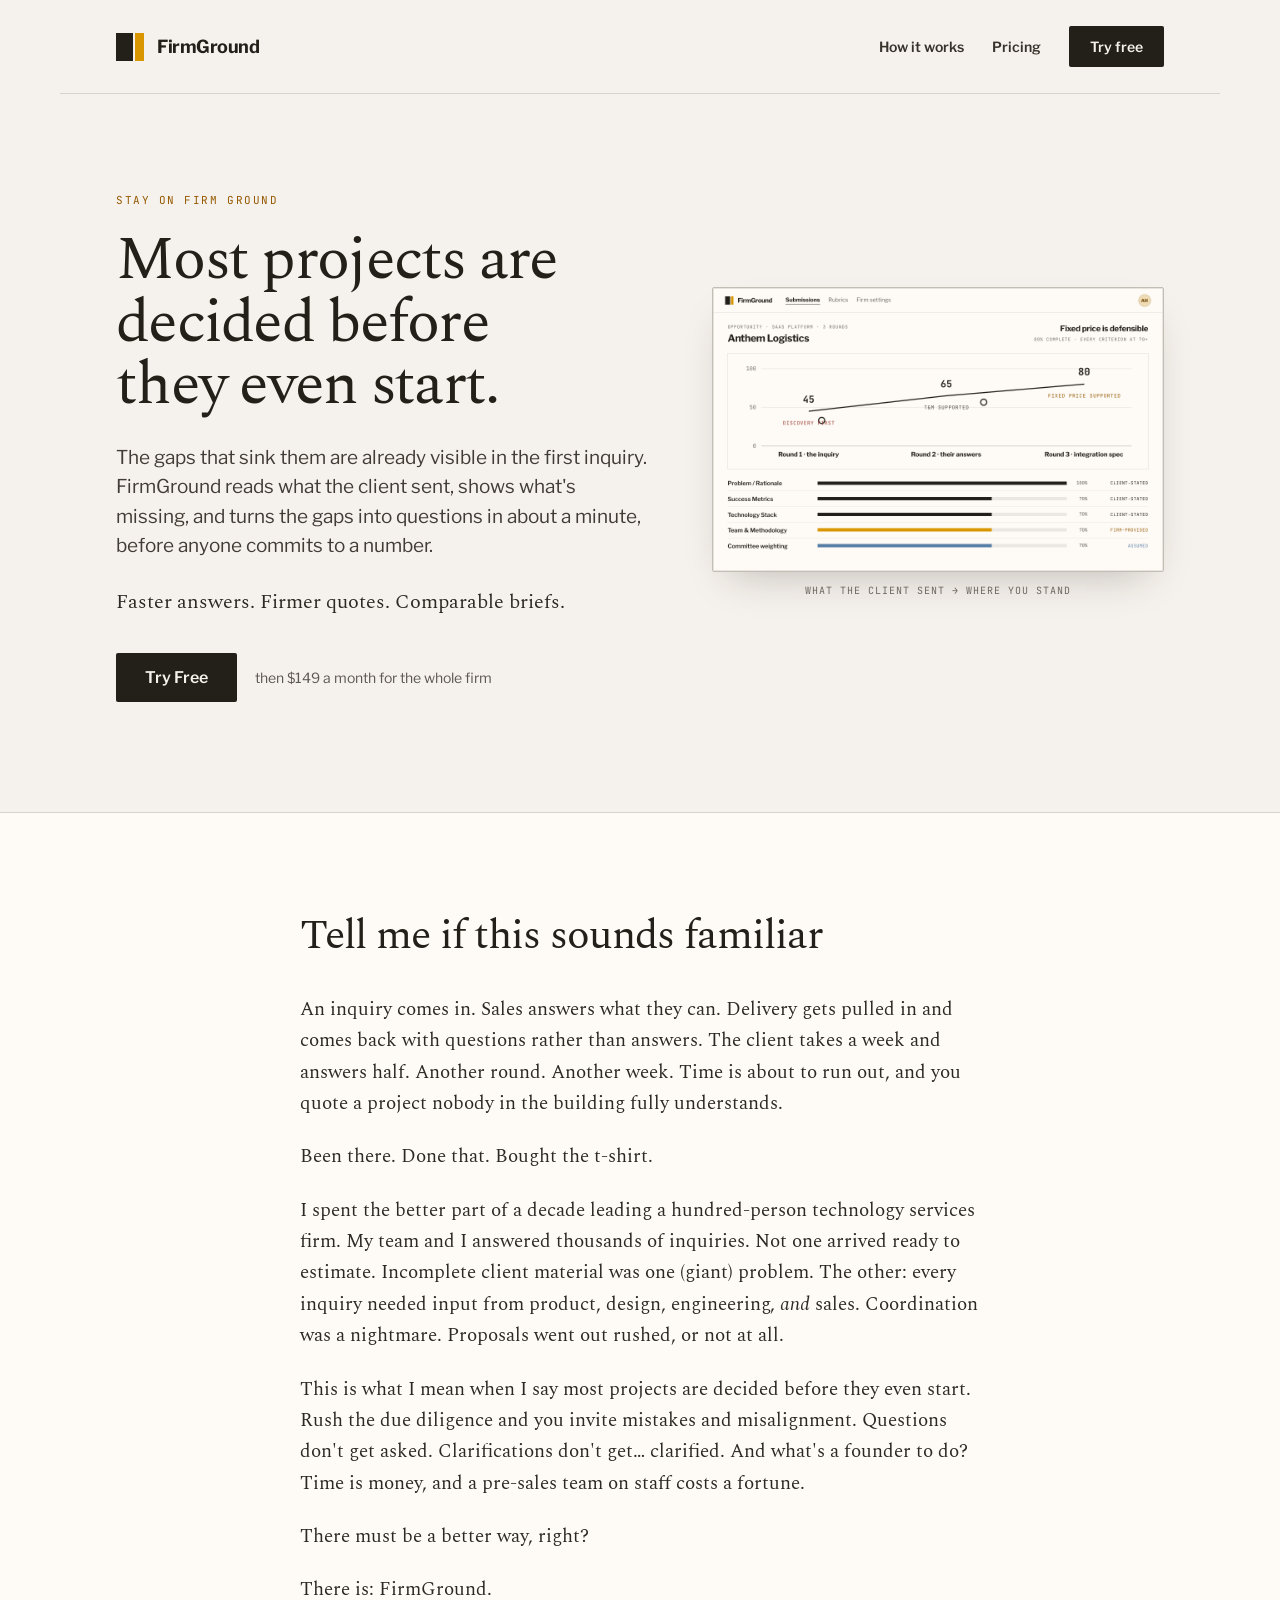
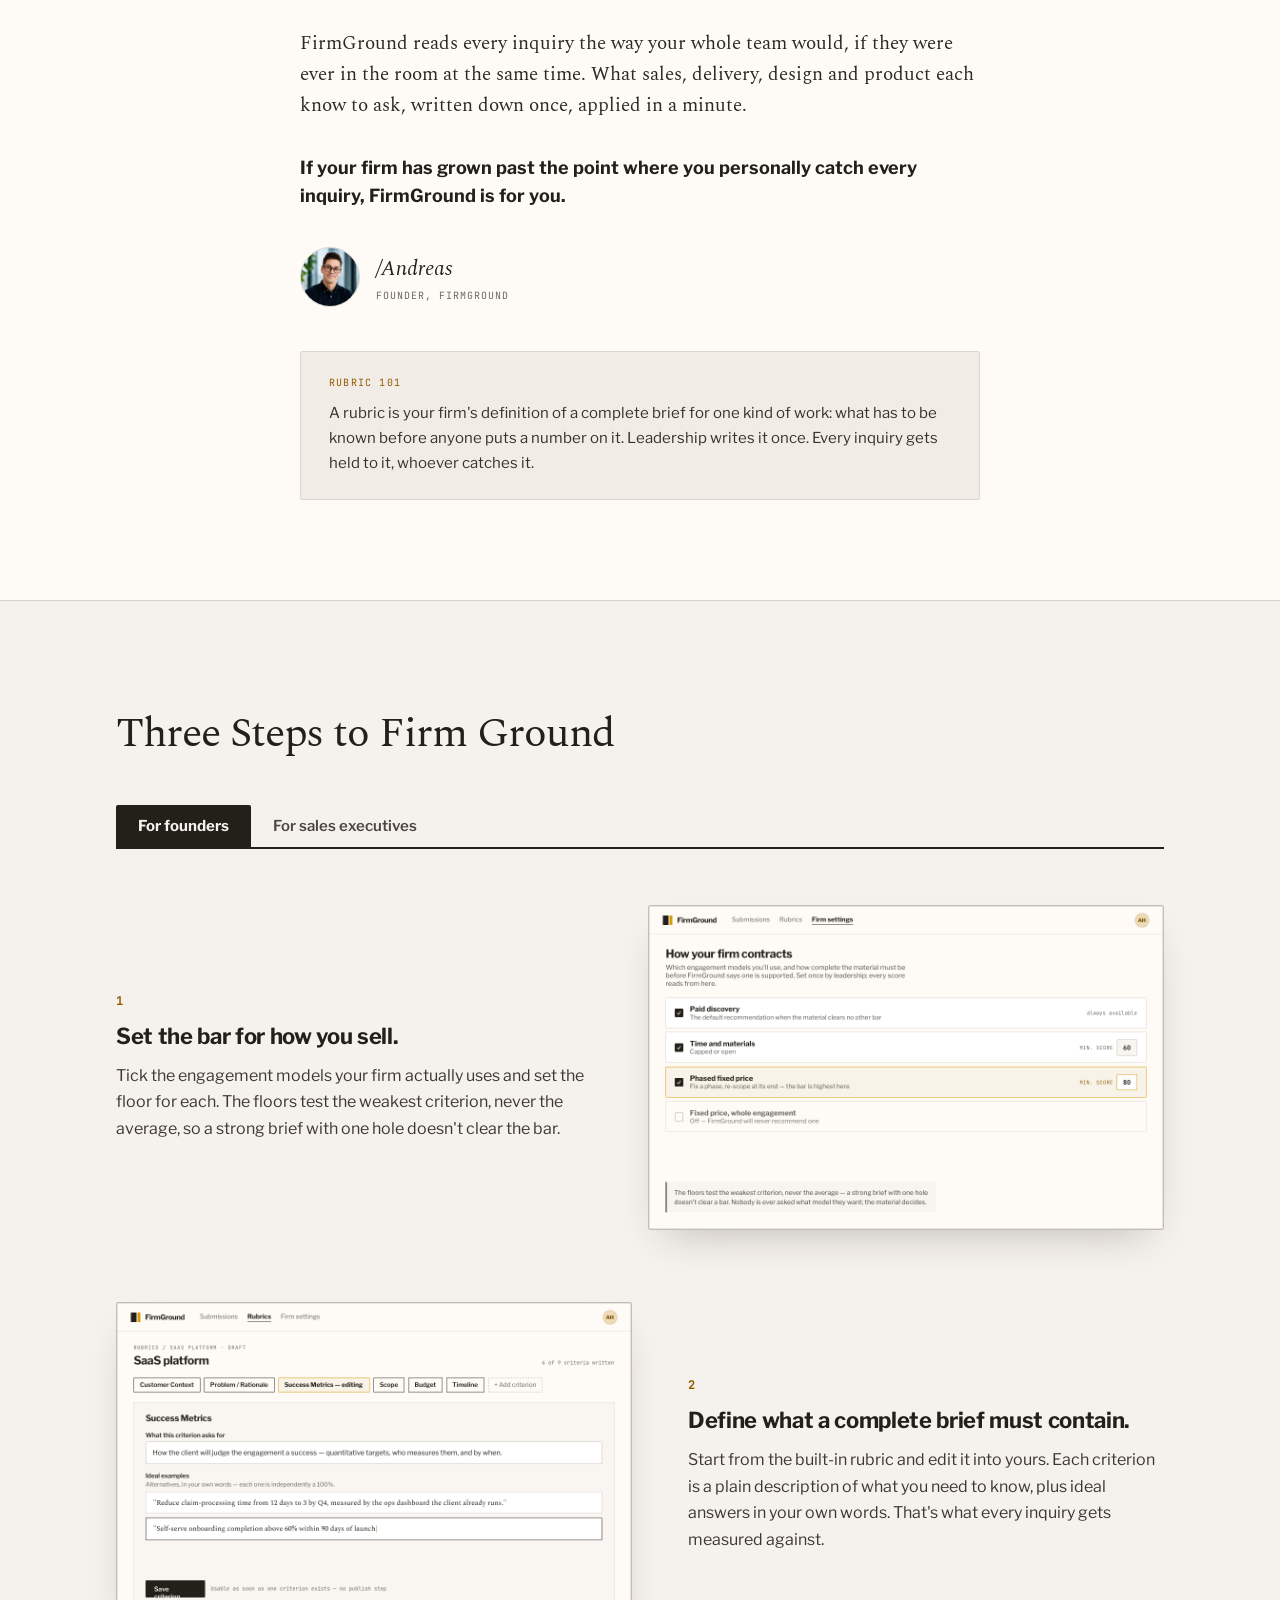
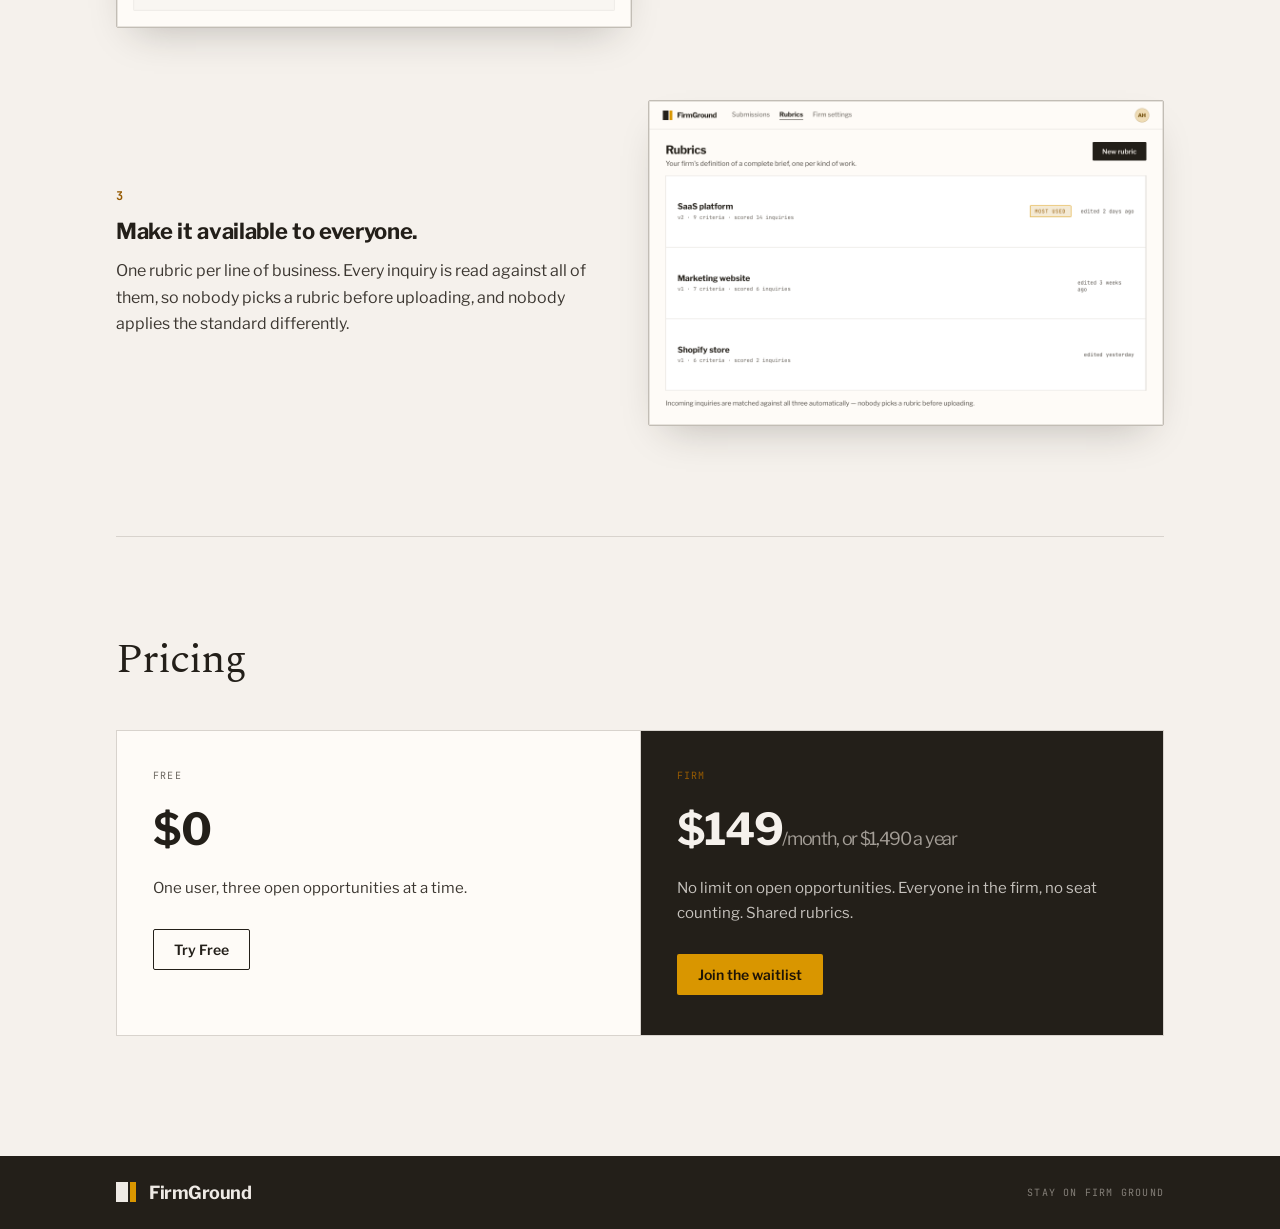
<file: index.html>
<!DOCTYPE html>
<html lang="en">
<head>
  <meta charset="utf-8">
  <meta name="viewport" content="width=device-width, initial-scale=1">

  <title>FirmGround — Stay on firm ground</title>
  <meta name="description" content="FirmGround reads every client inquiry the way your whole team would, shows what's missing, and turns the gaps into questions in about a minute — before anyone commits to a number.">

  <!-- Favicons (built from the brandmark) -->
  <link rel="icon" href="favicon.ico" sizes="any">
  <link rel="icon" href="favicon.svg" type="image/svg+xml">
  <link rel="apple-touch-icon" href="apple-touch-icon.png">

  <!-- Fonts -->
  <link rel="preconnect" href="https://fonts.googleapis.com">
  <link rel="preconnect" href="https://fonts.gstatic.com" crossorigin>
  <link href="https://fonts.googleapis.com/css2?family=Libre+Franklin:ital,wght@0,300..800;1,400..700&family=Spectral:ital,wght@0,300;0,400;0,600;1,400&family=JetBrains+Mono:wght@400;500;700&display=swap" rel="stylesheet">

  <link rel="stylesheet" href="css/styles.css">
</head>
<body>

  <!-- ===================================================================
       MASTHEAD
  ==================================================================== -->
  <header class="masthead">
    <div class="container masthead__inner">
      <a class="brand" href="#top">
        <span class="brand__mark" aria-hidden="true">
          <span class="brand__mark-dark"></span>
          <span class="brand__mark-accent"></span>
        </span>
        <span class="brand__name">FirmGround</span>
      </a>
      <nav class="masthead__nav">
        <a class="nav-link" href="#steps">How it works</a>
        <a class="nav-link" href="#pricing">Pricing</a>
        <a class="btn btn--dark btn--sm" href="#pricing">Try free</a>
      </nav>
    </div>
  </header>

  <main id="top">

    <!-- ===================================================================
         HERO
    ==================================================================== -->
    <section class="hero container">
      <div class="hero__grid">
        <div class="hero__copy">
          <p class="eyebrow eyebrow--accent">Stay on firm ground</p>
          <h1 class="hero__headline">Most projects are decided before they even start.</h1>
          <p class="hero__lede">The gaps that sink them are already visible in the first inquiry. FirmGround reads what the client sent, shows what's missing, and turns the gaps into questions in about a minute, before anyone commits to a number.</p>
          <p class="hero__tagline">Faster answers. Firmer quotes. Comparable briefs.</p>
          <div class="hero__cta">
            <a class="btn btn--dark" href="#pricing">Try Free</a>
            <span class="hero__cta-note">then $149 a month for the whole firm</span>
          </div>
        </div>

        <figure class="hero__figure">
          <div class="screenshot">
            <img src="assets/shot-scorecard.png" alt="FirmGround scorecard — score, verdict, and criteria">
          </div>
          <figcaption class="caption">What the client sent &rarr; where you stand</figcaption>
        </figure>
      </div>
    </section>

    <!-- ===================================================================
         FOUNDER STORY
    ==================================================================== -->
    <section class="story">
      <div class="container story__inner">
        <h2 class="story__title">Tell me if this sounds familiar</h2>

        <div class="story__body">
          <p>An inquiry comes in. Sales answers what they can. Delivery gets pulled in and comes back with questions rather than answers. The client takes a week and answers half. Another round. Another week. Time is about to run out, and you quote a project nobody in the building fully understands.</p>
          <p>Been there. Done that. Bought the t-shirt.</p>
          <p>I spent the better part of a decade leading a hundred-person technology services firm. My team and I answered thousands of inquiries. Not one arrived ready to estimate. Incomplete client material was one (giant) problem. The other: every inquiry needed input from product, design, engineering, <em>and</em> sales. Coordination was a nightmare. Proposals went out rushed, or not at all.</p>
          <p>This is what I mean when I say most projects are decided before they even start. Rush the due diligence and you invite mistakes and misalignment. Questions don't get asked. Clarifications don't get&hellip; clarified. And what's a founder to do? Time is money, and a pre-sales team on staff costs a fortune.</p>
          <p>There must be a better way, right?</p>
          <p>There is: FirmGround.</p>
          <p>FirmGround reads every inquiry the way your whole team would, if they were ever in the room at the same time. What sales, delivery, design and product each know to ask, written down once, applied in a minute.</p>
        </div>

        <p class="story__kicker">If your firm has grown past the point where you personally catch every inquiry, FirmGround is for you.</p>

        <div class="signature">
          <img class="signature__avatar" src="assets/andreas.png" alt="Andreas, founder of FirmGround">
          <div>
            <div class="signature__name">/Andreas</div>
            <div class="signature__role">Founder, FirmGround</div>
          </div>
        </div>

        <aside class="note-card">
          <div class="eyebrow eyebrow--accent">Rubric 101</div>
          <p>A rubric is your firm's definition of a complete brief for one kind of work: what has to be known before anyone puts a number on it. Leadership writes it once. Every inquiry gets held to it, whoever catches it.</p>
        </aside>
      </div>
    </section>

    <!-- ===================================================================
         THREE STEPS  (tabbed: For founders / For sales executives)
    ==================================================================== -->
    <section id="steps" class="steps container">
      <h2 class="section-title">Three Steps to Firm Ground</h2>

      <div class="tabs" role="tablist" aria-label="Choose your role">
        <button class="tab is-active" role="tab" aria-selected="true" aria-controls="panel-founders" data-tab="founders">For founders</button>
        <button class="tab" role="tab" aria-selected="false" aria-controls="panel-sales" data-tab="sales">For sales executives</button>
      </div>

      <!-- Panel: For founders -->
      <div class="steps__panel" id="panel-founders" role="tabpanel" data-panel="founders">
        <div class="step">
          <div class="step__copy">
            <div class="step__num">1</div>
            <h3 class="step__title">Set the bar for how you sell.</h3>
            <p class="step__text">Tick the engagement models your firm actually uses and set the floor for each. The floors test the weakest criterion, never the average, so a strong brief with one hole doesn't clear the bar.</p>
          </div>
          <div class="step__figure screenshot">
            <img src="assets/shot-settings.png" alt="Firm settings — score bands for discovery / T&amp;M / fixed price">
          </div>
        </div>

        <div class="step step--reverse">
          <div class="step__copy">
            <div class="step__num">2</div>
            <h3 class="step__title">Define what a complete brief must contain.</h3>
            <p class="step__text">Start from the built-in rubric and edit it into yours. Each criterion is a plain description of what you need to know, plus ideal answers in your own words. That's what every inquiry gets measured against.</p>
          </div>
          <div class="step__figure screenshot">
            <img src="assets/shot-builder.png" alt="Criterion editor — description and ideal answer">
          </div>
        </div>

        <div class="step">
          <div class="step__copy">
            <div class="step__num">3</div>
            <h3 class="step__title">Make it available to everyone.</h3>
            <p class="step__text">One rubric per line of business. Every inquiry is read against all of them, so nobody picks a rubric before uploading, and nobody applies the standard differently.</p>
          </div>
          <div class="step__figure screenshot">
            <img src="assets/shot-rubrics.png" alt="Rubric list — the firm's standard, visible to the team">
          </div>
        </div>
      </div>

      <!-- Panel: For sales executives -->
      <div class="steps__panel is-hidden" id="panel-sales" role="tabpanel" data-panel="sales">
        <div class="step">
          <div class="step__copy">
            <div class="step__num">1</div>
            <h3 class="step__title">Upload whatever the client sent.</h3>
            <p class="step__text">A 38-page RFP, a budget spreadsheet, a photo of a whiteboard. It's read as one inquiry, not file by file, and FirmGround works out which kind of work it is. You don't classify anything first.</p>
          </div>
          <div class="step__figure screenshot">
            <img src="assets/shot-upload.png" alt="Upload — mixed files dropped into one inquiry">
          </div>
        </div>

        <div class="step step--reverse">
          <div class="step__copy">
            <div class="step__num">2</div>
            <h3 class="step__title">Get the score and the verdict.</h3>
            <p class="step__text">What's missing, criterion by criterion, where each answer came from, and what the material supports selling right now. One opportunity, as many question rounds as it takes; the score climbs as answers arrive.</p>
          </div>
          <div class="step__figure screenshot">
            <img src="assets/shot-scorecard.png" alt="Score result — verdict, gaps, next step">
          </div>
        </div>

        <div class="step">
          <div class="step__copy">
            <div class="step__num">3</div>
            <h3 class="step__title">Close the gaps, question by question.</h3>
            <p class="step__text">Each question is tied to a gap, compiled into an email you can edit. Copy it for the client, answer it yourself, or let FirmGround assume. Assumptions are marked, and never priced as fact.</p>
          </div>
          <div class="step__figure screenshot">
            <img src="assets/shot-questions.png" alt="Follow-up questions and drafted email">
          </div>
        </div>
      </div>
    </section>

    <!-- ===================================================================
         PRICING
    ==================================================================== -->
    <div class="container">
      <hr class="rule">
    </div>

    <section id="pricing" class="pricing container">
      <h2 class="section-title">Pricing</h2>

      <div class="plans">
        <div class="plan">
          <div class="eyebrow">Free</div>
          <div class="plan__price">$0</div>
          <p class="plan__desc">One user, three open opportunities at a time.</p>
          <button class="btn btn--outline btn--sm" type="button" data-open-waitlist>Try Free</button>
        </div>

        <div class="plan plan--featured">
          <div class="eyebrow eyebrow--accent">Firm</div>
          <div class="plan__price">$149<span class="plan__price-note">/month, or $1,490 a year</span></div>
          <p class="plan__desc">No limit on open opportunities. Everyone in the firm, no seat counting. Shared rubrics.</p>
          <button class="btn btn--accent btn--sm" type="button" data-open-waitlist>Join the waitlist</button>
        </div>
      </div>
    </section>

  </main>

  <!-- ===================================================================
       FOOTER
  ==================================================================== -->
  <footer class="footer">
    <div class="container footer__inner">
      <div class="brand brand--footer">
        <span class="brand__mark" aria-hidden="true">
          <span class="brand__mark-light"></span>
          <span class="brand__mark-accent"></span>
        </span>
        <span class="brand__name">FirmGround</span>
      </div>
      <div class="eyebrow">Stay on firm ground</div>
    </div>
  </footer>

  <!-- ===================================================================
       WAITLIST MODAL
       Our own styled dialog wrapping a MailerLite classic embed form.
       MailerLite's webforms.min.js (loaded below) handles submission,
       validation, and the success state by toggling .row-form /
       .row-success inside #mlb2-44300183. Keep the container id, the
       fields[email] input, and the hidden ml-submit / anticsrf inputs —
       those are the hooks their script relies on.
  ==================================================================== -->
  <div class="modal" id="waitlist-modal" hidden>
    <div class="modal__backdrop" data-close></div>
    <div class="modal__dialog" role="dialog" aria-modal="true" aria-labelledby="waitlist-title">
      <button class="modal__close" type="button" aria-label="Close" data-close>&times;</button>

      <div id="mlb2-44300183" class="ml-form-embedContainer ml-subscribe-form ml-subscribe-form-44300183">
        <div class="ml-form-align-center">
          <div class="ml-form-embedWrapper embedForm">

            <div class="ml-form-embedBody row-form">
              <div class="ml-form-embedContent">
                <h4 id="waitlist-title">Join the waitlist</h4>
                <p>FirmGround isn't live yet — leave your email and we'll let you know the moment it is.</p>
              </div>

              <form class="ml-block-form" action="https://assets.mailerlite.com/jsonp/539507/forms/194408964314629876/subscribe" data-code="" method="post" target="_blank">
                <div class="ml-form-formContent">
                  <div class="ml-form-fieldRow ml-last-item">
                    <div class="ml-field-group ml-field-email ml-validate-email ml-validate-required">
                      <input aria-label="email" type="email" class="form-control" name="fields[email]" placeholder="Email address…" autocomplete="email">
                    </div>
                  </div>
                </div>

                <input type="hidden" name="ml-submit" value="1">

                <div class="ml-form-embedSubmit">
                  <button type="submit" class="primary">Join Waitlist</button>
                  <button disabled="disabled" style="display:none;" type="button" class="loading">
                    <div class="ml-form-embedSubmitLoad"></div>
                    <span class="sr-only">Loading...</span>
                  </button>
                </div>

                <input type="hidden" name="anticsrf" value="true">
              </form>
            </div>

            <div class="ml-form-successBody row-success" style="display:none;">
              <div class="ml-form-successContent">
                <h4>You're on the list</h4>
                <p>We'll email you the moment FirmGround is live.</p>
              </div>
            </div>

          </div>
        </div>
      </div>
    </div>
  </div>

  <script src="js/main.js"></script>

  <!-- MailerLite webform runtime + success handler -->
  <script>
    function ml_webform_success_44300183() {
      var $ = ml_jQuery || jQuery;
      $('.ml-subscribe-form-44300183 .row-success').show();
      $('.ml-subscribe-form-44300183 .row-form').hide();
    }
  </script>
  <script src="https://groot.mailerlite.com/js/w/webforms.min.js?v83147fa8ce2d95cb73ece7f28b469519" type="text/javascript"></script>
</body>
</html>
</file>
<file: css/styles.css>
/* ====================================================================
   FirmGround — Landing page styles

   The palette is defined once as custom properties (variables) below,
   then referenced everywhere. Change a value here and it updates across
   the whole page. Colors use the OKLCH color space:
   oklch(Lightness Chroma Hue) — lower L = darker, higher C = more vivid.
==================================================================== */

:root {
  /* Brand accent (the ochre/gold). Swap these two to re-tint the site. */
  --accent:       oklch(0.72 0.155 78);
  --accent-deep:  oklch(0.52 0.125 70);

  /* Surfaces */
  --bg:           oklch(0.96 0.008 75);   /* page background          */
  --surface-soft: oklch(0.99 0.006 75);   /* raised panels (story/free) */
  --surface-card: oklch(0.945 0.010 75);  /* note card background      */

  /* Ink — dark to light text tones */
  --ink:          oklch(0.24 0.012 75);   /* headings, strongest text  */
  --ink-800:      oklch(0.28 0.012 75);
  --ink-700:      oklch(0.32 0.012 75);
  --ink-600:      oklch(0.34 0.012 75);   /* body copy                 */
  --ink-500:      oklch(0.36 0.012 75);
  --ink-400:      oklch(0.40 0.012 75);
  --ink-300:      oklch(0.46 0.012 75);
  --ink-200:      oklch(0.52 0.012 75);   /* muted labels / captions   */

  /* On-dark text (used on the footer and featured pricing card) */
  --on-dark:      oklch(0.96 0.008 75);
  --on-dark-soft: oklch(0.82 0.008 75);
  --on-dark-mute: oklch(0.70 0.012 75);
  --on-dark-faint:oklch(0.60 0.012 75);

  /* Lines */
  --border:       oklch(0.87 0.010 75);
  --border-strong:oklch(0.80 0.012 75);

  /* Layout */
  --page-max:     1160px;
  --page-pad:     56px;
  --radius:       2px;

  /* Type */
  --font-sans:  'Libre Franklin', system-ui, sans-serif;
  --font-serif: 'Spectral', Georgia, serif;
  --font-mono:  'JetBrains Mono', monospace;
}

/* ---- Base -------------------------------------------------------- */

* { box-sizing: border-box; }

html, body {
  margin: 0;
  padding: 0;
  background: var(--bg);
  scroll-behavior: smooth;
}

body {
  color: var(--ink);
  font-family: var(--font-sans);
  -webkit-font-smoothing: antialiased;
}

::selection { background: oklch(0.88 0.09 85); }

a {
  color: var(--accent-deep);
  text-decoration: underline;
  text-underline-offset: 3px;
}
a:hover { color: var(--ink); }

img { max-width: 100%; }

/* Shared layout wrapper */
.container {
  max-width: var(--page-max);
  margin: 0 auto;
  padding-left: var(--page-pad);
  padding-right: var(--page-pad);
}

/* ---- Reusable bits ---------------------------------------------- */

/* Small uppercase mono label */
.eyebrow {
  font-family: var(--font-mono);
  font-size: 10px;
  letter-spacing: 0.12em;
  text-transform: uppercase;
  color: var(--ink-200);
}
.eyebrow--accent { color: var(--accent-deep); }

/* Mono caption under an image */
.caption {
  font-family: var(--font-mono);
  font-size: 10px;
  letter-spacing: 0.1em;
  text-transform: uppercase;
  color: var(--ink-200);
  text-align: center;
  margin-top: 12px;
}

/* Section heading (serif) */
.section-title {
  font-family: var(--font-serif);
  font-weight: 400;
  font-size: clamp(30px, 3.6vw, 42px);
  line-height: 1.08;
  letter-spacing: -0.025em;
  margin: 0 0 48px;
}

/* Framed product screenshot */
.screenshot {
  border: 1px solid var(--border-strong);
  border-radius: var(--radius);
  overflow: hidden;
  font-size: 0;
  box-shadow: 0 18px 40px -18px oklch(0.24 0.012 75 / 0.28);
}
.screenshot img { width: 100%; display: block; }

/* Buttons */
.btn {
  display: inline-block;
  font-family: inherit;   /* <button> doesn't inherit the page font otherwise */
  font-size: 16px;
  font-weight: 600;
  border-radius: var(--radius);
  padding: 14px 28px;
  text-decoration: none;
  border: 1px solid transparent;
  cursor: pointer;
  transition: background 0.15s ease, filter 0.15s ease, color 0.15s ease;
}
.btn--sm { font-size: 14px; padding: 11px 20px; }

.btn--dark {
  background: var(--ink);
  color: var(--on-dark);
}
.btn--dark:hover { background: oklch(0.32 0.012 75); color: var(--on-dark); }

.btn--outline {
  border-color: var(--ink);
  color: var(--ink);
  background: transparent;
}
.btn--outline:hover { background: oklch(0.90 0.008 75); color: var(--ink); }

.btn--accent {
  background: var(--accent);
  color: oklch(0.20 0.03 75);
}
.btn--accent:hover { filter: brightness(1.06); color: oklch(0.20 0.03 75); }

/* Horizontal divider */
.rule {
  border: 0;
  border-top: 1px solid var(--border);
  margin: 110px 0 0;
}

/* ---- Brand mark -------------------------------------------------- */

.brand {
  display: flex;
  align-items: center;
  gap: 13px;
  text-decoration: none;
}
.brand__mark {
  display: flex;
  width: 28px;
  height: 28px;
  gap: 2px;
}
.brand__mark-dark   { flex: 0 0 60%; background: var(--ink); }
.brand__mark-light  { flex: 0 0 60%; background: oklch(0.94 0.008 75); }
.brand__mark-accent { flex: 1; background: var(--accent); }
.brand__name {
  font-weight: 700;
  font-size: 18px;
  letter-spacing: -0.025em;
  color: var(--ink);
}

/* ---- Masthead ---------------------------------------------------- */

.masthead__inner {
  display: flex;
  align-items: center;
  justify-content: space-between;
  padding-top: 26px;
  padding-bottom: 26px;
  border-bottom: 1px solid var(--border);
}
.masthead__nav {
  display: flex;
  align-items: center;
  gap: 28px;
}
.nav-link {
  font-size: 14px;
  font-weight: 600;
  color: var(--ink-700);
  text-decoration: none;
  white-space: nowrap;
}
.nav-link:hover { color: var(--ink); }

/* ---- Hero -------------------------------------------------------- */

.hero { padding-top: 88px; padding-bottom: 110px; }

.hero__grid {
  display: flex;
  flex-wrap: wrap;
  gap: 64px;
  align-items: center;
}
.hero__copy   { flex: 1 1 480px; min-width: 0; }
.hero__figure { flex: 1 1 400px; min-width: 0; margin: 0; display: flex; flex-direction: column; }

/* The hero's eyebrow is a touch larger than the default */
.hero .eyebrow {
  font-size: 11px;
  letter-spacing: 0.14em;
  margin-bottom: 22px;
}

.hero__headline {
  font-family: var(--font-serif);
  font-weight: 400;
  font-size: clamp(40px, 4.8vw, 62px);
  line-height: 1.02;
  letter-spacing: -0.028em;
  margin: 0 0 26px;
  text-wrap: balance;
}
.hero__lede {
  font-size: 19px;
  line-height: 1.55;
  color: var(--ink-500);
  margin: 0 0 26px;
  max-width: 48ch;
  text-wrap: pretty;
}
.hero__tagline {
  font-family: var(--font-serif);
  font-size: 20px;
  line-height: 1.5;
  color: var(--ink-800);
  margin: 0 0 36px;
}
.hero__cta {
  display: flex;
  gap: 18px;
  align-items: center;
  flex-wrap: wrap;
}
.hero__cta-note { font-size: 14px; color: var(--ink-300); }

/* ---- Founder story ----------------------------------------------- */

.story {
  background: var(--surface-soft);
  border-top: 1px solid var(--border);
  border-bottom: 1px solid var(--border);
}
.story__inner { padding-top: 100px; padding-bottom: 100px; }

/* The readable column is narrower than the full container */
.story__title,
.story__body,
.story__kicker,
.signature,
.note-card { max-width: 680px; margin-left: auto; margin-right: auto; }

.story__title {
  font-family: var(--font-serif);
  font-weight: 400;
  font-size: clamp(30px, 3.6vw, 42px);
  line-height: 1.08;
  letter-spacing: -0.025em;
  margin: 0 auto 36px;
}
.story__body {
  font-family: var(--font-serif);
  font-size: 19px;
  line-height: 1.65;
  color: var(--ink-800);
  display: flex;
  flex-direction: column;
  gap: 22px;
}
.story__body p { margin: 0; }
.story__kicker {
  font-size: 18px;
  line-height: 1.6;
  font-weight: 700;
  color: var(--ink);
  margin: 32px auto 0;
}

.signature {
  display: flex;
  align-items: center;
  gap: 16px;
  margin-top: 36px;
}
.signature__avatar {
  width: 60px;
  height: 60px;
  border-radius: 50%;
  object-fit: cover;
  object-position: top;
  border: 1px solid var(--border);
}
.signature__name {
  font-family: var(--font-serif);
  font-size: 21px;
  font-style: italic;
}
.signature__role {
  font-family: var(--font-mono);
  font-size: 10px;
  letter-spacing: 0.1em;
  text-transform: uppercase;
  color: var(--ink-200);
  margin-top: 4px;
}

.note-card {
  margin-top: 44px;
  background: var(--surface-card);
  border: 1px solid oklch(0.88 0.010 75);
  padding: 24px 28px;
  border-radius: var(--radius);
}
.note-card .eyebrow { margin-bottom: 12px; }
.note-card p {
  margin: 0;
  font-size: 15px;
  line-height: 1.65;
  color: var(--ink-700);
}

/* ---- Three steps ------------------------------------------------- */

.steps { padding-top: 110px; }

.tabs {
  display: flex;
  gap: 0;
  border-bottom: 2px solid var(--ink);
  margin-bottom: 56px;
}
.tab {
  font-family: var(--font-sans);
  padding: 12px 22px;
  font-size: 15px;
  font-weight: 600;
  color: var(--ink-400);
  background: transparent;
  border: 0;
  border-radius: var(--radius) var(--radius) 0 0;
  cursor: pointer;
}
.tab:hover { opacity: 0.85; }
.tab.is-active {
  background: var(--ink);
  color: var(--on-dark);
  font-weight: 700;
}

.steps__panel {
  display: flex;
  flex-direction: column;
  gap: 72px;
}
.steps__panel.is-hidden { display: none; }

.step {
  display: flex;
  flex-wrap: wrap;
  gap: 56px;
  align-items: center;
}
.step--reverse { flex-direction: row-reverse; }

.step__copy   { flex: 1 1 380px; min-width: 0; }
.step__figure { flex: 1 1 420px; min-width: 0; }

.step__num {
  font-family: var(--font-mono);
  font-size: 12px;
  font-weight: 700;
  color: var(--accent-deep);
  margin-bottom: 14px;
}
.step__title {
  font-size: 22px;
  font-weight: 700;
  letter-spacing: -0.015em;
  margin: 0 0 14px;
}
.step__text {
  margin: 0;
  font-size: 16px;
  line-height: 1.65;
  color: var(--ink-600);
}

/* ---- Pricing ----------------------------------------------------- */

.pricing { padding-top: 100px; padding-bottom: 120px; }

.plans {
  display: flex;
  flex-wrap: wrap;
  gap: 1px;                 /* the gap shows the border color through */
  background: var(--border);
  border: 1px solid var(--border);
}
.plan {
  flex: 1 1 340px;
  background: var(--surface-soft);
  padding: 38px 36px 40px;
}
.plan .eyebrow { margin-bottom: 20px; }
.plan__price {
  font-size: 44px;
  font-weight: 700;
  letter-spacing: -0.03em;
  margin-bottom: 20px;
}
.plan__desc {
  font-size: 15px;
  line-height: 1.65;
  color: var(--ink-600);
  margin: 0 0 28px;
}

.plan--featured {
  background: var(--ink);
  color: var(--on-dark-soft);
}
.plan--featured .plan__price { color: var(--on-dark); }
.plan--featured .plan__desc { color: var(--on-dark-soft); }
.plan__price-note {
  font-size: 18px;
  font-weight: 400;
  color: var(--on-dark-mute);
}

/* ---- Footer ------------------------------------------------------ */

.footer { background: var(--ink); }
.footer__inner {
  display: flex;
  justify-content: space-between;
  align-items: center;
  gap: 24px;
  flex-wrap: wrap;
  padding-top: 26px;
  padding-bottom: 26px;
}
.brand--footer .brand__name { color: oklch(0.94 0.008 75); }
.brand--footer .brand__mark { width: 20px; height: 20px; }
.footer .eyebrow { color: var(--on-dark-faint); }

/* ---- Small screens ----------------------------------------------- */

@media (max-width: 720px) {
  :root { --page-pad: 24px; }

  .masthead__nav { gap: 16px; }
  .hero { padding-top: 56px; padding-bottom: 72px; }
  .hero__grid { gap: 40px; }
  .story__inner { padding-top: 64px; padding-bottom: 64px; }
  .steps { padding-top: 72px; }
  .pricing { padding-top: 64px; padding-bottom: 80px; }

  /* Stack copy above screenshot. Reset the flex basis: the 380/420px
     values are widths for the desktop row layout, but once the axis is
     vertical they would force each block to that HEIGHT — leaving dead
     space under the text and inside the screenshot frame. */
  .step, .step--reverse { flex-direction: column; align-items: stretch; gap: 28px; }
  .step__copy, .step__figure { flex: 0 0 auto; width: 100%; }
}

/* On narrow phones the full nav (logo + two links + button) overflows.
   Drop the text links and keep the logo and the "Try free" button; the
   page is short and the button already jumps to pricing. */
@media (max-width: 480px) {
  .masthead__nav .nav-link { display: none; }
}

/* ====================================================================
   WAITLIST MODAL
   A centered dialog holding the MailerLite form. Styled to FirmGround:
   our fonts, ink/cream/accent palette. MailerLite's own CSS is not
   loaded, so these rules are the only styling for the form elements.
==================================================================== */

.modal {
  position: fixed;
  inset: 0;
  z-index: 1000;
  display: flex;
  align-items: center;
  justify-content: center;
  padding: 24px;
  overflow-y: auto;   /* let the card scroll if it's taller than the screen */
}
.modal[hidden] { display: none; }   /* beats the .modal display:flex above */

.modal__backdrop {
  position: absolute;
  inset: 0;
  background: oklch(0.24 0.012 75 / 0.55);
  backdrop-filter: blur(3px);
  -webkit-backdrop-filter: blur(3px);
}

.modal__dialog {
  position: relative;
  width: 100%;
  max-width: 440px;
  background: var(--surface-soft);
  border: 1px solid var(--border);
  border-radius: 8px;
  box-shadow: 0 30px 70px -24px oklch(0.24 0.012 75 / 0.5);
  padding: 40px 36px 36px;
}

.modal__close {
  position: absolute;
  top: 16px;
  right: 16px;
  width: 34px;
  height: 34px;
  display: flex;
  align-items: center;
  justify-content: center;
  font-size: 20px;
  line-height: 1;
  color: var(--ink-400);
  background: oklch(0.92 0.008 75);
  border: 1px solid var(--border);
  border-radius: 50%;
  cursor: pointer;
}
.modal__close:hover { background: oklch(0.88 0.010 75); color: var(--ink); }

/* Entrance animation */
.modal:not([hidden]) .modal__backdrop { animation: modalFade 0.18s ease-out; }
.modal:not([hidden]) .modal__dialog { animation: modalPop 0.18s ease-out; }
@keyframes modalFade { from { opacity: 0; } to { opacity: 1; } }
@keyframes modalPop {
  from { opacity: 0; transform: translateY(8px) scale(0.98); }
  to   { opacity: 1; transform: none; }
}

/* ---- MailerLite form, restyled to FirmGround ---------------------- */

#mlb2-44300183 .ml-form-embedContent { margin: 0 0 24px; }
#mlb2-44300183 .ml-form-embedContent h4 {
  font-family: var(--font-serif);
  font-weight: 400;
  font-size: 30px;
  line-height: 1.1;
  letter-spacing: -0.02em;
  color: var(--ink);
  margin: 0 0 12px;
}
#mlb2-44300183 .ml-form-embedContent p {
  font-family: var(--font-sans);
  font-size: 16px;
  line-height: 1.5;
  color: var(--ink-500);
  margin: 0;
}

#mlb2-44300183 .ml-field-group { margin: 0 0 14px; }
#mlb2-44300183 input[type="email"] {
  width: 100%;
  font-family: var(--font-sans);
  font-size: 16px;
  color: var(--ink);
  background: #ffffff;
  border: 1px solid var(--border-strong);
  border-radius: var(--radius);
  padding: 14px 16px;
}
#mlb2-44300183 input[type="email"]::placeholder { color: var(--ink-300); }
#mlb2-44300183 input[type="email"]:focus {
  outline: none;
  border-color: var(--accent-deep);
  box-shadow: 0 0 0 3px oklch(0.72 0.155 78 / 0.22);
}

#mlb2-44300183 .ml-form-embedSubmit { margin-top: 4px; }
#mlb2-44300183 button.primary {
  width: 100%;
  font-family: var(--font-sans);
  font-size: 16px;
  font-weight: 600;
  color: oklch(0.20 0.03 75);
  background: var(--accent);
  border: 0;
  border-radius: var(--radius);
  padding: 14px 20px;
  cursor: pointer;
  transition: filter 0.15s ease;
}
#mlb2-44300183 button.primary:hover { filter: brightness(1.06); }
#mlb2-44300183 button.primary.loading { display: none; }

/* MailerLite marks invalid fields with .ml-error */
#mlb2-44300183 .ml-error input[type="email"] { border-color: #d64545; }

/* Success state */
#mlb2-44300183 .ml-form-successContent { text-align: left; }
#mlb2-44300183 .ml-form-successContent h4 {
  font-family: var(--font-serif);
  font-weight: 400;
  font-size: 30px;
  line-height: 1.1;
  letter-spacing: -0.02em;
  color: var(--ink);
  margin: 0 0 12px;
}
#mlb2-44300183 .ml-form-successContent p {
  font-family: var(--font-sans);
  font-size: 16px;
  line-height: 1.5;
  color: var(--ink-500);
  margin: 0;
}

/* Submit loader (kept from MailerLite so the spinner looks right) */
.ml-form-embedSubmitLoad {
  display: inline-block;
  width: 20px;
  height: 20px;
}
.ml-form-embedSubmitLoad:after {
  content: " ";
  display: block;
  width: 11px;
  height: 11px;
  margin: 1px;
  border-radius: 50%;
  border: 4px solid #fff;
  border-color: #ffffff #ffffff #ffffff transparent;
  animation: ml-form-embedSubmitLoad 1.2s linear infinite;
}
@keyframes ml-form-embedSubmitLoad {
  0%   { transform: rotate(0deg); }
  100% { transform: rotate(360deg); }
}
.sr-only {
  position: absolute;
  width: 1px; height: 1px;
  padding: 0; margin: -1px;
  overflow: hidden;
  clip: rect(0,0,0,0);
  border: 0;
}

@media (max-width: 480px) {
  .modal__dialog { padding: 32px 22px 26px; }
}
</file>
